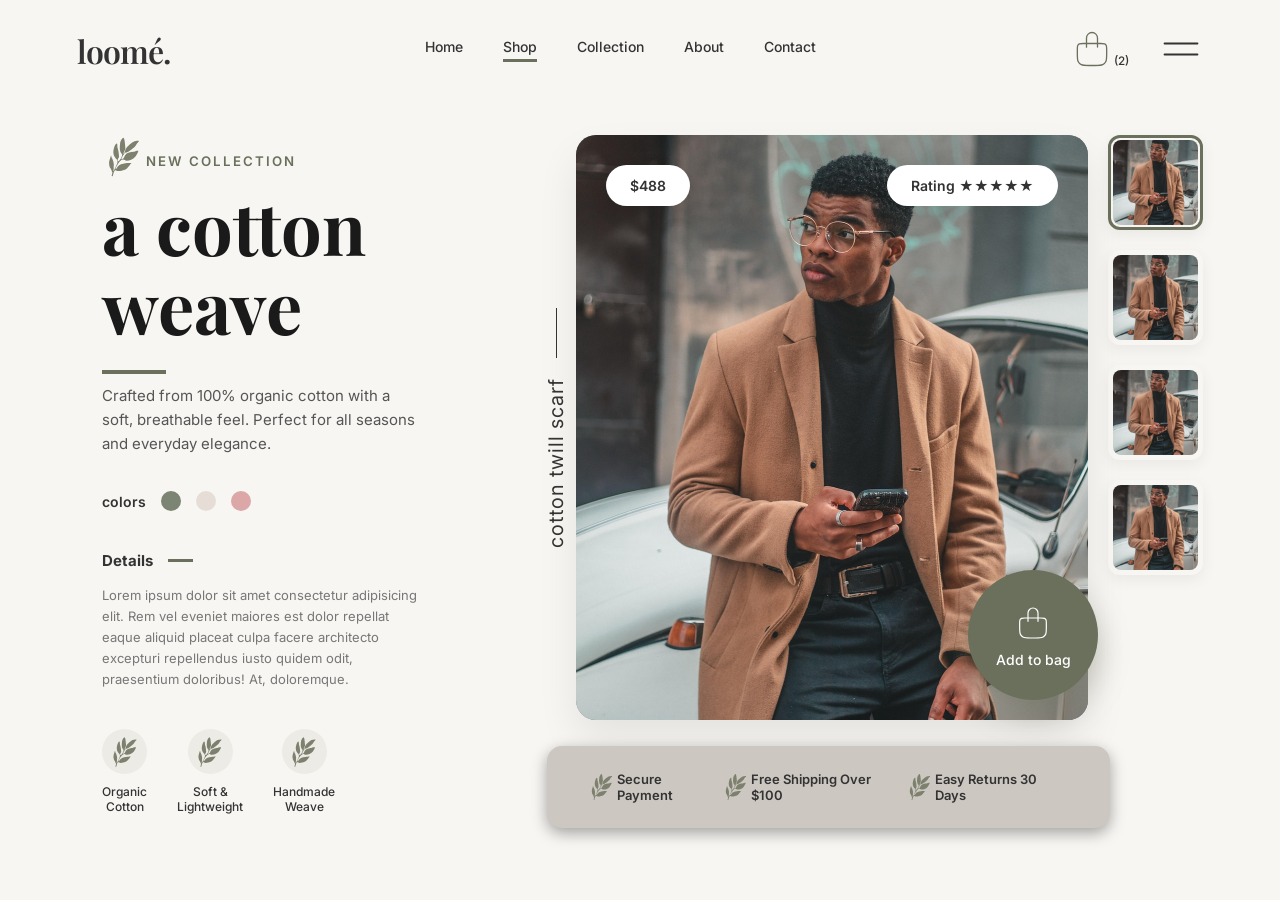
<file: Frontend/A1/index.html>
<!doctype html>
<html lang="en">
  <head>
    <meta charset="UTF-8" />
    <meta name="viewport" content="width=device-width, initial-scale=1.0" />
    <title>Loomé - Cotton Weave</title>
    <link rel="stylesheet" href="style.css" />
    <link
      href="https://fonts.googleapis.com/css2?family=Inter:wght@400;500;600&family=Playfair+Display:wght@600&display=swap"
      rel="stylesheet"
    />
  </head>
  <body>
    <svg style="display: none;">
        <symbol id="my-leaf-icon" viewBox="0 0 1024 1024">
            <g id="SVGRepo_bgCarrier" stroke-width="0"></g>
            <g id="SVGRepo_tracerCarrier" stroke-linecap="round" stroke-linejoin="round"></g>
            <g id="SVGRepo_iconCarrier">
            <path d="M859.29 140.28c-5.31-15.34-79.28-7-116 9.42s-163.34 116.58-188.52 172-17.35 64.14-30 84.29-17.1 33.3-22.12 27.66-2.24-16.66 7.83-36.5 28-55 32.21-78.58-10.15-111.32-11.56-147.31-15.46-105.8-33.6-106.37-69.25 69.39-75.15 122.11-17.46 139.43 4.21 195.12 34.11 42.14 41.25 66.88-14 82.5-40.95 117.38-37 46.84-48.27 43.18-17-29-9.06-46.76 26.22-37.12 26.48-61.55-9.33-113.22-15.22-136.06S360 291.87 358 272.34s2.85-67.45-10.61-72.41c-23.69-7.57-57.39 50.77-76.1 132.25s6.86 148 15.18 161.37 27.85 46.23 41.65 61.22 25.81 20.89 29.44 46.57 5.44 38.52-9.79 74.66-66.06 149.34-83 166.45c-4.19-42.4 6.47-30.15 7.41-63.57s-3.05-43.81 3-74.05-21.14-139.41-46-168.41c-12.13-15.05-8-53.59-15.32-54.33s-9.44-2.44-13.92 22.33-43 102-34.27 169.44 12.82 73.72 21.86 87.69 21.56 23.3 31.14 50.25 10.82 40.5 20.73 48.44-16.17 92.81-16.17 92.81l28.17 6s24.82-125.4 50.13-137 37.28 17.63 83.27 17.95 103.84-15.91 129.29-26.22 41.21-16.06 66.32-36.4 56.41-67.58 74.87-89.77 31.63-25.58 25.85-33.46-33.3-3.41-61-1.88-114.7 6.52-178.61 29.73-85.12 71.8-96.12 84.38-14.63 27.62-24.49 21.32-4.73-14.71 1.28-23.38 78.23-177 162.4-192.17c40.67-5.8 37.86 24.72 92.36 26s138.9-18.76 202.48-98.5c47.14-59.19 61-113.91 66.63-121s-28.71-13.21-53.39-6.47-35 16.15-58.92 19.32S607 402.11 563.34 443s-47.73 91-66.93 103.09-41.9 25-44.33 17.05 42.39-100.88 78.53-141.68c11.65-13.69 29-5.41 67.11-24.61s144-102.73 174.92-136.36 32.09-58.69 57.77-79.74 30.84-34.75 28.88-40.47z" fill="#7d816e"></path>
            <path d="M207.57 519c-11.4 41.54-7.11 122.14 1.1 161.26s31.48 151.17 31.48 151.17-17-118.18-24.28-165.4-8.3-147.03-8.3-147.03zM322.07 240.56C306.49 289.51 307.36 371 310.53 395s25.7 143.29 39 158.6c-17.27-74.25-28.49-121-33.21-164.41-4.65-43.1-0.32-77.72 5.75-148.63zM641.9 671.54c-33.45 39-103.26 81.1-125.27 91S381.22 816 361.2 812.71c72.25-24.34 117.88-39.36 157.31-58.18 39.09-18.66 66.27-40.53 123.39-82.99zM486 95.61c-10.09 27.71-43.91 204.72-21.09 280.17C450.33 288.82 486 95.61 486 95.61zM792.13 181.21c-39.45 21.42-213.55 167.5-225.74 185.64 33.42-22.3 225.74-185.64 225.74-185.64zM808.82 411.65c-18.6 24.78-170.91 157-273.46 145 159.64-32.19 273.46-145 273.46-145z" fill="#7d816e"></path>
            </g>
        </symbol>
    </svg>
    <svg style="display: none;">
        <symbol id="bag-icon" viewBox="0 0 24 24" fill="none">
            <g id="SVGRepo_bgCarrier" stroke-width="0"></g>
            <g id="SVGRepo_tracerCarrier" stroke-linecap="round" stroke-linejoin="round"></g>
            <g id="SVGRepo_iconCarrier">
                <path d="M9 11V6C9 4.34315 10.3431 3 12 3C13.6569 3 15 4.34315 15 6V10.9673M10.4 21H13.6C15.8402 21 16.9603 21 17.816 20.564C18.5686 20.1805 19.1805 19.5686 19.564 18.816C20 17.9603 20 16.8402 20 14.6V12.2C20 11.0799 20 10.5198 19.782 10.092C19.5903 9.71569 19.2843 9.40973 18.908 9.21799C18.4802 9 17.9201 9 16.8 9H7.2C6.0799 9 5.51984 9 5.09202 9.21799C4.71569 9.40973 4.40973 9.71569 4.21799 10.092C4 10.5198 4 11.0799 4 12.2V14.6C4 16.8402 4 17.9603 4.43597 18.816C4.81947 19.5686 5.43139 20.1805 6.18404 20.564C7.03968 21 8.15979 21 10.4 21Z" stroke="#ffffff" stroke-width="0.72" stroke-linecap="round" stroke-linejoin="round"></path>
            </g>
        </symbol>
    </svg>
    <svg style="display: none;">
        <symbol id="bag2-icon" viewBox="0 0 24 24" fill="none">
            <g id="SVGRepo_bgCarrier" stroke-width="0"></g>
            <g id="SVGRepo_tracerCarrier" stroke-linecap="round" stroke-linejoin="round"></g>
            <g id="SVGRepo_iconCarrier">
                <path d="M9 11V6C9 4.34315 10.3431 3 12 3C13.6569 3 15 4.34315 15 6V10.9673M10.4 21H13.6C15.8402 21 16.9603 21 17.816 20.564C18.5686 20.1805 19.1805 19.5686 19.564 18.816C20 17.9603 20 16.8402 20 14.6V12.2C20 11.0799 20 10.5198 19.782 10.092C19.5903 9.71569 19.2843 9.40973 18.908 9.21799C18.4802 9 17.9201 9 16.8 9H7.2C6.0799 9 5.51984 9 5.09202 9.21799C4.71569 9.40973 4.40973 9.71569 4.21799 10.092C4 10.5198 4 11.0799 4 12.2V14.6C4 16.8402 4 17.9603 4.43597 18.816C4.81947 19.5686 5.43139 20.1805 6.18404 20.564C7.03968 21 8.15979 21 10.4 21Z" stroke="#6B705C" stroke-width="0.72" stroke-linecap="round" stroke-linejoin="round"></path>
            </g>
        </symbol>
    </svg>
    <svg style="display: none;">
        <symbol id="menu-icon" viewBox="0 0 24.00 24.00" fill="none">
            <g id="SVGRepo_bgCarrier" stroke-width="0"></g>
            <g id="SVGRepo_tracerCarrier" stroke-linecap="round" stroke-linejoin="round"></g>
            <g id="SVGRepo_iconCarrier"> 
                <g id="Menu / Menu_Duo_LG"> 
                <path id="Vector" d="M3 15H21M3 9H21" stroke="currentColor" stroke-width="0.96" stroke-linecap="round" stroke-linejoin="round"></path> 
                </g> 
            </g>
        </symbol>
    </svg>
    <nav class="navbar">
        <div class="logo">loomé.</div>
        <ul class="nav-links">
            <li>Home</li>
            <li class="active">Shop</li>
            <li>Collection</li>
            <li>About</li>
            <li>Contact</li>
        </ul>
        <div class="nav-icons">
            <span>
                <svg width="44px" height="44px">
                    <use href="#bag2-icon"></use>
                    <sup>(2)</sup>
                </svg>
                 
            </span>
            <span>
                <svg class="icon" width="44px" height="44px" >
                    <use href="#menu-icon"></use>
                </svg>
            </span>
        </div>
    </nav>

    <section class="main-wrapper">
        <div class="content-container">
            <div class="icon">
                <svg class="icon" width="44px" height="44px" style="margin-bottom: 8px;">
                    <use href="#my-leaf-icon"></use>
                </svg>
                <h5 class="subtitle">NEW COLLECTION</h5>
            </div>
            <h1 class="title">a cotton<br />weave</h1>
            <hr style="width: 20%; border: 2px solid #6b705c; margin: 10px 0;" />
            <p class="description">
                Crafted from 100% organic cotton with a soft, breathable feel. Perfect for all seasons and everyday elegance.
            </p>

            <div class="colors">
                <span>colors</span>
                <div class="color-swatch" style="background: #7c8573"></div>
                <div class="color-swatch" style="background: #e6ded6"></div>
                <div class="color-swatch" style="background: #dca7a7"></div>
            </div>

            <div class="details">
                <h3>Details <span class="line"></span></h3>
                <p>
                    Lorem ipsum dolor sit amet consectetur adipisicing elit. Rem vel
                    eveniet maiores est dolor repellat eaque aliquid placeat culpa
                    facere architecto excepturi repellendus iusto quidem odit,
                    praesentium doloribus! At, doloremque.
                </p>
            </div>

            <div class="features-left">
                <div class="feature-item">
                    <div class="icon-placeholder gen_icon">
                        <svg class="icon" width="34px" height="34px" >
                            <use href="#my-leaf-icon"></use>
                        </svg>
                    </div>
                    <p>Organic <br/>Cotton</p>
                </div>
                <div class="feature-item">
                    <div class="icon-placeholder gen_icon">
                        <svg class="icon" width="34px" height="34px" >
                            <use href="#my-leaf-icon"></use>
                        </svg>
                    </div>
                    <p>Soft & <br/>Lightweight</p>
                </div>
                <div class="feature-item">
                    <div class="icon-placeholder gen_icon">
                        <svg class="icon" width="34px" height="34px" ">
                            <use href="#my-leaf-icon"></use>
                        </svg>
                    </div>
                    <p>Handmade <br/>Weave</p>
                </div>
            </div>
        </div>

        <div class="product-image-container">
            <div class="main-img-placeholder">
                <img class="img" src="main_img.jpg" alt="main" />
            </div>

            <div class="badge price-badge">$488</div>
            <div class="badge rating-badge">Rating ★★★★★</div>

            <div class="add-to-bag">
                <div class="">
                    <svg class="icon" width="40px" height="40px">
                        <use href="#bag-icon"></use>
                    </svg>
                </div>
                <span style="margin-top: 8px;">Add to bag</span>
            </div>

            <div class="vertical-text">
                cotton twill scarf <span class="line"></span>
            </div>
        </div>

        <div class="thumbnail-gallery">
            <div class="thumb active-thumb">
                <img class="img" src="main_img.jpg" alt="main" />
            </div>
            <div class="thumb">
                <img class="img" src="main_img.jpg" alt="main" />
            </div>
            <div class="thumb">
                <img class="img" src="main_img.jpg" alt="main" />
            </div>
            <div class="thumb">
                <img class="img" src="main_img.jpg" alt="main" />
            </div>
        </div>

        <div class="bottom-features">
            <div class="feature-pill icon">
                <svg class="icon" width="30px" height="30px">
                    <use href="#my-leaf-icon"></use>
                </svg>
                Secure Payment
            </div>
            <div class="feature-pill icon">
                <svg class="icon" width="30px" height="30px">
                    <use href="#my-leaf-icon"></use>
                </svg>
                Free Shipping Over $100
            </div>
            <div class="feature-pill icon">
                <svg class="icon" width="30px" height="30px">
                    <use href="#my-leaf-icon"></use>
                </svg>
                Easy Returns 30 Days
            </div>
        </div>
    </section>
  </body>
</html>
</file>
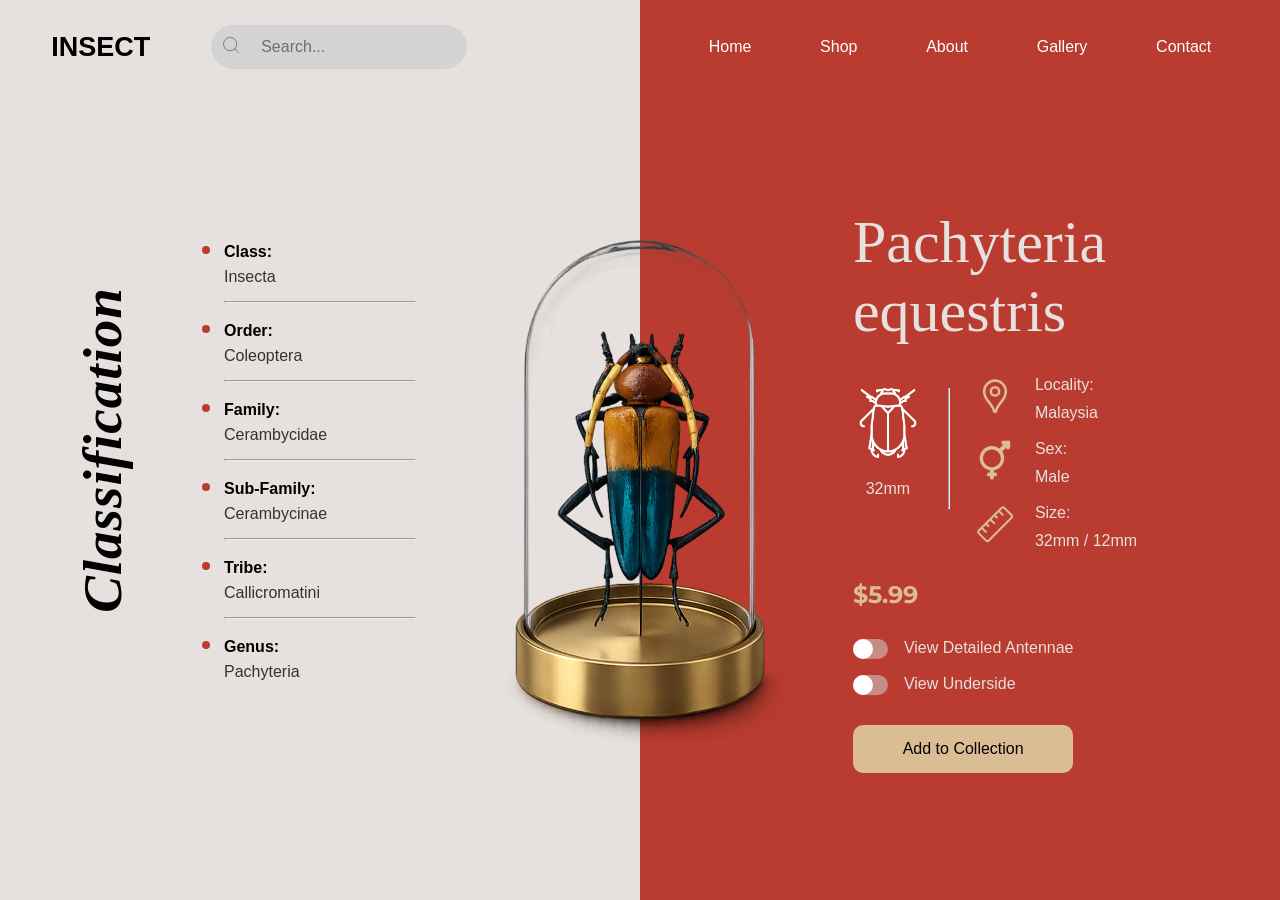
<file: Frontend/A2/index.html>
<!DOCTYPE html>
<html lang="en">
<head>
    <meta charset="UTF-8">
    <meta name="viewport" content="width=device-width, initial-scale=1.0">
    <title>Beetles Insight</title>
    <link rel="stylesheet" href="style.css">
    <link rel="preconnect" href="https://fonts.googleapis.com">
    <link rel="preconnect" href="https://fonts.gstatic.com" crossorigin>
    <link href="https://fonts.googleapis.com/css2?family=Montserrat:ital,wght@0,100..900;1,100..900&display=swap" rel="stylesheet">
</head>
<body>
    <svg style="display: none;" xmlns="http://www.w3.org/2000/svg">
        <symbol id="search-icon" viewBox="0 0 24 24">
            <path fill="none" stroke="currentColor" stroke-linecap="round" stroke-linejoin="round" d="m21 21l-4.343-4.343m0 0A8 8 0 1 0 5.343 5.343a8 8 0 0 0 11.314 11.314"/>
        </symbol>
        <symbol id="location-icon" viewBox="0 0 192 192" fill="none">
            <g id="SVGRepo_bgCarrier" stroke-width="0"></g>
            <g id="SVGRepo_tracerCarrier" stroke-linecap="round" stroke-linejoin="round"></g>
            <g id="SVGRepo_iconCarrier">
                <path stroke="currentColor" stroke-width="12" d="M96 22a51.88 51.88 0 0 0-36.77 15.303A52.368 52.368 0 0 0 44 74.246c0 16.596 4.296 28.669 20.811 48.898a163.733 163.733 0 0 1 20.053 28.38C90.852 163.721 90.146 172 96 172c5.854 0 5.148-8.279 11.136-20.476a163.723 163.723 0 0 1 20.053-28.38C143.704 102.915 148 90.841 148 74.246a52.37 52.37 0 0 0-15.23-36.943A51.88 51.88 0 0 0 96 22Z"></path>
                <circle cx="96" cy="74" r="20" stroke="currentColor" stroke-width="12"></circle>
            </g>
        </symbol>

        <symbol id="sex-icon" viewBox="0 0 48 48">
            <path fill="currentColor" fill-rule="evenodd" d="M42.406 2.976A2.423 2.423 0 0 0 39.91.481a67 67 0 0 0-6.371.507c-.833.106-1.523.61-1.819 1.35c-.3.75-.137 1.598.436 2.242c.325.367.725.802 1.216 1.317l-4.254 4.254a14.68 14.68 0 0 0-8.784-2.902c-8.142 0-14.742 6.6-14.742 14.741c0 7.36 5.393 13.459 12.442 14.563v2.46h-1.606a2.3 2.3 0 0 0 0 4.601h1.606v1.605a2.3 2.3 0 0 0 4.601 0v-1.605h1.606a2.301 2.301 0 0 0 0-4.602h-1.606v-2.46c7.049-1.104 12.44-7.203 12.44-14.562c0-3.003-.898-5.796-2.44-8.125L37.001 9.5c.511.48.946.874 1.313 1.197c.66.58 1.524.731 2.278.416c.741-.31 1.241-1.015 1.338-1.859c.2-1.74.408-3.964.476-6.279M20.335 11.34c-5.883 0-10.651 4.769-10.651 10.651s4.768 10.65 10.65 10.65s10.651-4.768 10.651-10.65s-4.768-10.65-10.65-10.65" clip-rule="evenodd"/>
        </symbol>

        <symbol id="size-icon" viewBox="0 0 20 20">
            <path fill="currentColor" fill-rule="evenodd" d="M2.31 13.626a.5.5 0 0 0 0 .708l3.536 3.535a.5.5 0 0 0 .707 0L17.867 6.555a.5.5 0 0 0 0-.707l-3.536-3.535a.5.5 0 0 0-.707 0l-1.06 1.06l1.709 1.71a.5.5 0 1 1-.708.706L11.857 4.08l-1.415 1.415l.884.884a.5.5 0 0 1-.707.707l-.884-.884l-1.414 1.414l1.709 1.709a.5.5 0 1 1-.707.707L7.614 8.323L6.2 9.737l.884.884a.5.5 0 1 1-.707.707l-.884-.884l-1.415 1.415l1.71 1.709a.5.5 0 1 1-.708.707l-1.709-1.71zm-.706 1.415a1.5 1.5 0 0 1 0-2.122L12.917 1.606a1.5 1.5 0 0 1 2.122 0l3.535 3.535a1.5 1.5 0 0 1 0 2.121L7.26 18.576a1.5 1.5 0 0 1-2.12 0z" clip-rule="evenodd"/>
        </symbol>

    </svg>


    <nav id="navbar">
        <div>
            <div id="logo">
                <h2>INSECT</h2>
            </div>
            <div id="search">
                <span>
                    <svg class="icon">
                        <use href="#search-icon"></use>
                    </svg>
                </span> 
                Search...
            </div>
        </div>
        <div id="nav">
            <div class="link"><a href="#">Home</a></div>
            <div class="link"><a href="#">Shop</a></div>
            <div class="link"><a href="#">About</a></div>
            <div class="link"><a href="#">Gallery</a></div>
            <div class="link"><a href="#">Contact</a></div>
        </div>
    </nav>
    <div id="jar-insect-container">
        <img src="beetle_jar2.png" alt="Jar-encased Insect" width="70%" class="jar-image">
    </div>
    <div id="main_body">
        <section id="left_section">
            <h1 id="vertical-text">Classification</h1>
            <div class="list">
                <ul>
                    <li class="title">
                        <span>Class:</span>
                    </li>
                    <li class="subtitle">
                        <span>Insecta</span>
                    </li>
                    <hr class="line">
                    <li class="title">
                        <span>Order:</span>
                    </li>
                    <li class="subtitle">
                        <span>Coleoptera</span>
                    </li>
                    <hr class="line">
                    <li class="title">
                        <span>Family:</span>
                    </li>
                    <li class="subtitle">
                        <span>Cerambycidae</span>
                    </li>
                    <hr class="line">
                    <li class="title">
                        <span>Sub-Family:</span>
                    </li>
                    <li class="subtitle">
                        <span>Cerambycinae</span>
                    </li>
                    <hr class="line">
                    <li class="title">
                        <span>Tribe:</span>
                    </li>
                    <li class="subtitle">
                        <span>Callicromatini</span>
                    </li>
                    <hr class="line">
                    <li class="title">
                        <span>Genus:</span>
                    </li>
                    <li class="subtitle">
                        <span>Pachyteria</span>
                    </li>
                </ul>
            </div>

        </section>
        <section id="right_section">
            <div id="right-details">
                <div id="name">
                    <h1>Pachyteria</h1>
                    <h1>equestris</h1>
                </div>
                <div id="stat">
                    <div class="stat-item">
                        <span><img src="beetle.png" height="70px" alt="beetle small img"></span>
                        <br>
                        <span>32mm</span>
                    </div>

                    <hr>
                    
                    <div class="stat-item">
                        <div class="prop">
                            <span>
                                <svg class="icon">
                                    <use href="#location-icon"></use>
                                </svg>
                            </span> 
                            <span>
                                <p>Locality: </p> 
                                <p> Malaysia</p>
                            </span>
                        </div>
                        <br>
                        <div class="prop">
                            <span>
                                <svg class="icon">
                                    <use href="#sex-icon"></use>
                                </svg>
                            </span>
                            <span>
                                <p>Sex: </p>
                                <p>Male </p>
                            </span>
                        </div>
                        <br>
                        <div class="prop">
                            <span>
                                <svg class="icon">
                                    <use href="#size-icon"></use>
                                </svg>
                            </span>
                            <span>
                                <p>Size: </p>
                                <p>32mm / 12mm</p>
                            </span>
                        </div>
                    </div>
                </div>
                <div id="options">
                    <h1 id="cost">$5.99</h1>
                    <div id="buttons-cluster">
                        <div class="button">
                            <label for="anteena" class="switch">
                                <input type="checkbox" name="anteena" id="anteena">
                                <span class="slider"></span>
                            </label>
                            <p>
                                View Detailed Antennae
                            </p>
                        </div>
                        <div class="button">
                            <label for="underside" class="switch">
                                <input type="checkbox" name="underside" id="underside">
                                <span class="slider"></span>
                            </label>
                            <p>
                                View Underside
                            </p>
                        </div>
                    </div>
                    <div id="add_to_cart">
                        <p>Add to Collection</p>
                    </div>
                </div>
            </div>
        </section>
    </div>
</body>
</html>
</file>
<file: Frontend/A1/style.css>
* {
    margin: 0;
    padding: 0;
    box-sizing: border-box;
}

body{
    background-color: #f8f6f3;
    color: #333;
    font-family: 'Inter', sans-serif;
    overflow-x: hidden;
}

/* Navbar */
.navbar{
    position: absolute;
    top: 0;
    left: 0;
    width: 100%;
    height: 100px;
    padding: 0 6%;
    display: flex;
    justify-content: space-between;
    align-items: center;
    z-index: 10;
}

.logo{
    font-family: 'Playfair Display', serif;
    font-size: 32px;
    font-weight: 600;
    letter-spacing: -1px;
}

.nav-links{
    display: flex;
    list-style: none;
    gap: 40px;
    font-size: 14px;
    font-weight: 500;
}

.nav-links .active{
    border-bottom: 3px solid #6B705C;
    padding-bottom: 4px;
}

.nav-icons{
    display: flex;
    gap: 30px;
    font-size: 14px;
    font-weight: 500;
}

.main-wrapper{
    position: relative;
    width: 100vw;
    height: 100vh;
    min-height: 850px;
}

.content-container{
    position: absolute;
    left: 8%;
    top: 15%;
    width: 25%;
}
.icon{
    display:flex;
    align-items: center;
}
.gen_icon{
    display:flex;
    align-items: center;
    justify-content: center;
}
.subtitle{
    letter-spacing: 2px;
    color: rgb(107, 112, 92);
    text-transform: uppercase;
    font-weight: 600;
}

.title{
    font-family: 'Playfair Display', serif;
    font-size: 72px;
    line-height: 1.1;
    margin-bottom: 25px;
    color: #1a1a1a;
}

.description{
    font-size: 15px;
    line-height: 1.6;
    color: #555;
    margin-bottom: 35px;
}

.colors{
    display: flex;
    align-items: center;
    gap: 15px;
    margin-bottom: 40px;
    font-weight: 600;
    font-size: 14px;
}

.color-swatch{
    width: 20px;
    height: 20px;
    border-radius: 50%;
    cursor: pointer;
}

.details h3{
    font-size: 15px;
    margin-bottom: 15px;
    display: flex;
    align-items: center;
    gap: 15px;
}

.details .line{
    display: inline-block;
    width: 25px;
    height: 3px;
    background: #6B705C;
}

.details p{
    font-size: 13px;
    line-height: 1.6;
    color: #777;
    margin-bottom: 40px;
}

.features-left{
    display: flex;
    gap: 30px;
}

.feature-item{
    text-align: center;
    font-size: 12px;
    font-weight: 500;
    color: #333;
}

.icon-placeholder{
    width: 45px;
    height: 45px;
    border-radius: 50%;
    background-color: #edebe6;
    margin: 0 auto 10px auto;
}

.product-image-container{

    position: absolute;
    right: -45%;
    top: 15%;
    width: 40%;
    height: 65%;
    border-radius: 20px;
    box-shadow: 0 20px 40px rgba(0,0,0,0.08);
    position: relative; 
}

.main-img-placeholder{
    width: 100%;
    height: 100%;
    border-radius: 20px;
    background: linear-gradient(135deg, #8a9ba8, #5a6673);
}
.img{
    width: 100%;
    height: 100%;
    object-fit: cover;
    border-radius:inherit;

}
.badge{
    position: absolute; 
    background: white;
    padding: 12px 24px;
    border-radius: 25px;
    font-size: 14px;
    font-weight: 600;
    box-shadow: 0 8px 20px rgba(0,0,0,0.08);
}

.price-badge{
    top: 30px;
    left: 30px;
}

.rating-badge{
    top: 30px;
    right: 30px;
}

.add-to-bag{
    position: absolute;
    bottom: 20px;
    right: -10px;
    width: 130px;
    height: 130px;
    border-radius: 50%;
    background-color: #6b705c; 
    color: white;
    display: flex;
    flex-direction: column;
    justify-content: center;
    align-items: center;
    font-size: 14px;
    font-weight: 500;
    box-shadow: 0 15px 30px rgba(107, 112, 92, 0.4);
    cursor: pointer;
    z-index: 5;
}



.vertical-text{
    position: absolute;
    left: -140px;
    top: 50%;
    transform: translateY(-50%) rotate(-90deg);
    font-size: 20px;
    letter-spacing: 1px;
    color: #333;
    display: flex;
    align-items: center;
    gap: 20px;
}

.vertical-text .line{
    width: 50px;
    height: 1px;
    background: #333;
}

.thumbnail-gallery{
    position: absolute;
    right: 6%;
    top: 15%;
    display: flex;
    flex-direction: column;
    align-items: center;
    justify-content: center;
    gap: 20px;
}

.thumb{
    width: 95px;
    height: 95px;
    border-radius: 12px;
    box-shadow: 0 5px 15px rgba(0,0,0,0.06);
    cursor: pointer;
    border: 3px solid transparent;
    padding: 2px;
}

.active-thumb{
    border-color: #6b705c;
}
.thumb .img {
    width: 100%;
    height: 100%;
    object-fit: cover;
    border-radius: 8px;
    display: block;
}
.bottom-features{
    position: absolute;
    bottom: 8%;
    right: 13.25%;
    width: 44%;
    background: #ccc7c1;
    padding: 25px 40px;
    border-radius: 15px;
    display: flex;
    justify-content: space-between;
    align-items: center;
    font-size: 13px;
    font-weight: 600;
    color: #333;
    box-shadow: 0 5px 15px rgba(1,1,1,0.35);
}
</file>
<file: Frontend/A2/style.css>
#main_body{
    display: flex;
    z-index: 0;
}
*{
    margin: 0;
    padding: 0;
    font-family: 'Poppins', sans-serif;
    box-sizing: border-box;
}
#left_section{
    width: 50%;
    height: 100vh;
    background-color: rgb(230, 225, 222);
}

#right_section{
    width: 50%;
    height: 100vh;
    background-color: #BA3B2F;
    display: flex;
    align-items: center;
    justify-content: center;
}
#navbar{
    margin: 25px 0; 
    display: flex;
    position: fixed;
    z-index: 5;
    width: 100%;
}
#navbar > div{
    width: 50%;
}
#navbar > :first-child{
    display: flex;
    align-items: center;
}
#search{
    background-color: lightgray;
    width: 40%;
    padding: 10px;
    border-radius: 70px;
    display: flex;
    gap: 20px;
    align-items: center;
    color: rgb(110, 110, 110);
}
#search > span > .icon{
    color: rgb(110, 110, 110);
    width: 20px;
    height: 20px;
}
#logo{
    width: 25%;
    margin-left: 8%;
    font-size:18px;
}
#nav{
    width: 50%;
    display: flex;
    justify-content: space-evenly;
    align-items: center;
}
.link a{
    text-decoration: none;
    color: white;
}
.list{
    width: 100%;
    z-index: 2;
    position: relative;
    display: flex;
    justify-content: center;
    align-items: center;
    height: 100%;
    padding-top: 20px;
}
.line {
    margin: 10px 0;
    color:lightgray;
}
.title ,.subtitle{
    padding-bottom: 5px;
}
.title{
    font-weight:bold;
    font-size: 25px;
    color: #BA3B2F;
}
.subtitle{
    color:rgb(230, 225, 222);
}

ul{
    width: 30%;
}
.title > span{
    font-size:16px;
    color:black;
}
.subtitle > span{
    font-size:16px;
    color:#333;
}
#vertical-text{
    font-family:serif;
    font-style:italic;
    font-size:55px;
    position: absolute;
    left: -60px;
    top: 50%;
    transform: translateY(-50%) rotate(-90deg);
    letter-spacing: 1px;
    color: black;
    align-items: center;
    z-index: 3;
}
#right-details{
    display: flex;
    flex-direction: column;
    justify-content: center;
    align-items: flex-start;
    padding-top: 80px;
    padding-left: 70px;
    height: 100%;
    color:rgb(230, 225, 222);
    width:max-content;
    z-index: 2;
}
#stat{
    margin: 30px 0px;
    display: flex;
    width: 100%;
    justify-content: flex-start;
    height:min-content;
    gap: 25px;
}
.stat-item{
    display: flex;
    flex-direction: column;
}

#stat > hr{
    /* margin: 0px 30px; */
    height:70%;
    margin-top: 12px;
}
#stat > :first-child{
    align-items: center;
    margin-top: 12px;
}

.prop{
    display: flex;
    align-items: flex-start;
    gap: 20px;
}
.prop > span:nth-child(2){
    display: flex;
    flex-direction: column;
    gap: 10px;
}
#name > h1{
    font-size: 60px;
    font-family:'Times New Roman', Times, serif;
    font-weight:400;

}
#buttons-cluster{
    display: flex;
    flex-direction: column;
    height:min-content;
    gap: 16px;
    margin: 30px 0px;
}
.button{
    display: flex;
    gap: 16px;
}
.switch{
    position:relative;
    display:inline-block;
    width:35px;
    height:20px;
}
.switch input{
    width: 0px;
    height: 0px;
    opacity: 0;
}
.slider {
  position: absolute;
  cursor: pointer;
  top: 0; left: 0; right: 0; bottom: 0;
  background-color: rgba(211, 211, 211, 0.538);
  transition: .4s;
  border-radius: 34px;
}

/*The white circle inside the slider*/
.slider:before {
  position: absolute;
  content: "";
  height: 20px;
  width: 20px;
  background-color: white;
  transition: .4s;
  border-radius: 50%;
}
input:checked + .slider {
  background-color: #ff4d4d; /*color changes to red when the input is checked */
}

input:checked + .slider:before {
  transform: translateX(15px); /*this makes the circle move to the right side of the slider(28+22=50px)*/
}
#options{
    width: max-content
}
#cost{
    color: #DBBD93;
    font-family: "Montserrat", sans-serif;
    font-optical-sizing: auto;
    font-weight:700;
    font-style: normal;

}
#add_to_cart {
    width: 100%;
    padding: 15px 0px;
    background-color: #DBBD93;
    border-radius: 10px;
    cursor: pointer;
}
#add_to_cart > p{
    color: black;
    text-align: center;
}
.icon{
    width: 40px;
    height: 40px;
    color: #DBBD93; 
}
#jar-insect-container{
    position: fixed;
    padding-top: 65px;
    z-index: 0;
    width: 100vw;
    height: 100vh;
    display: flex;
    justify-content: center;
    align-items: center;
    pointer-events: none;
}
.jar-image{
    z-index: 1;
    pointer-events: none;
}
</file>
